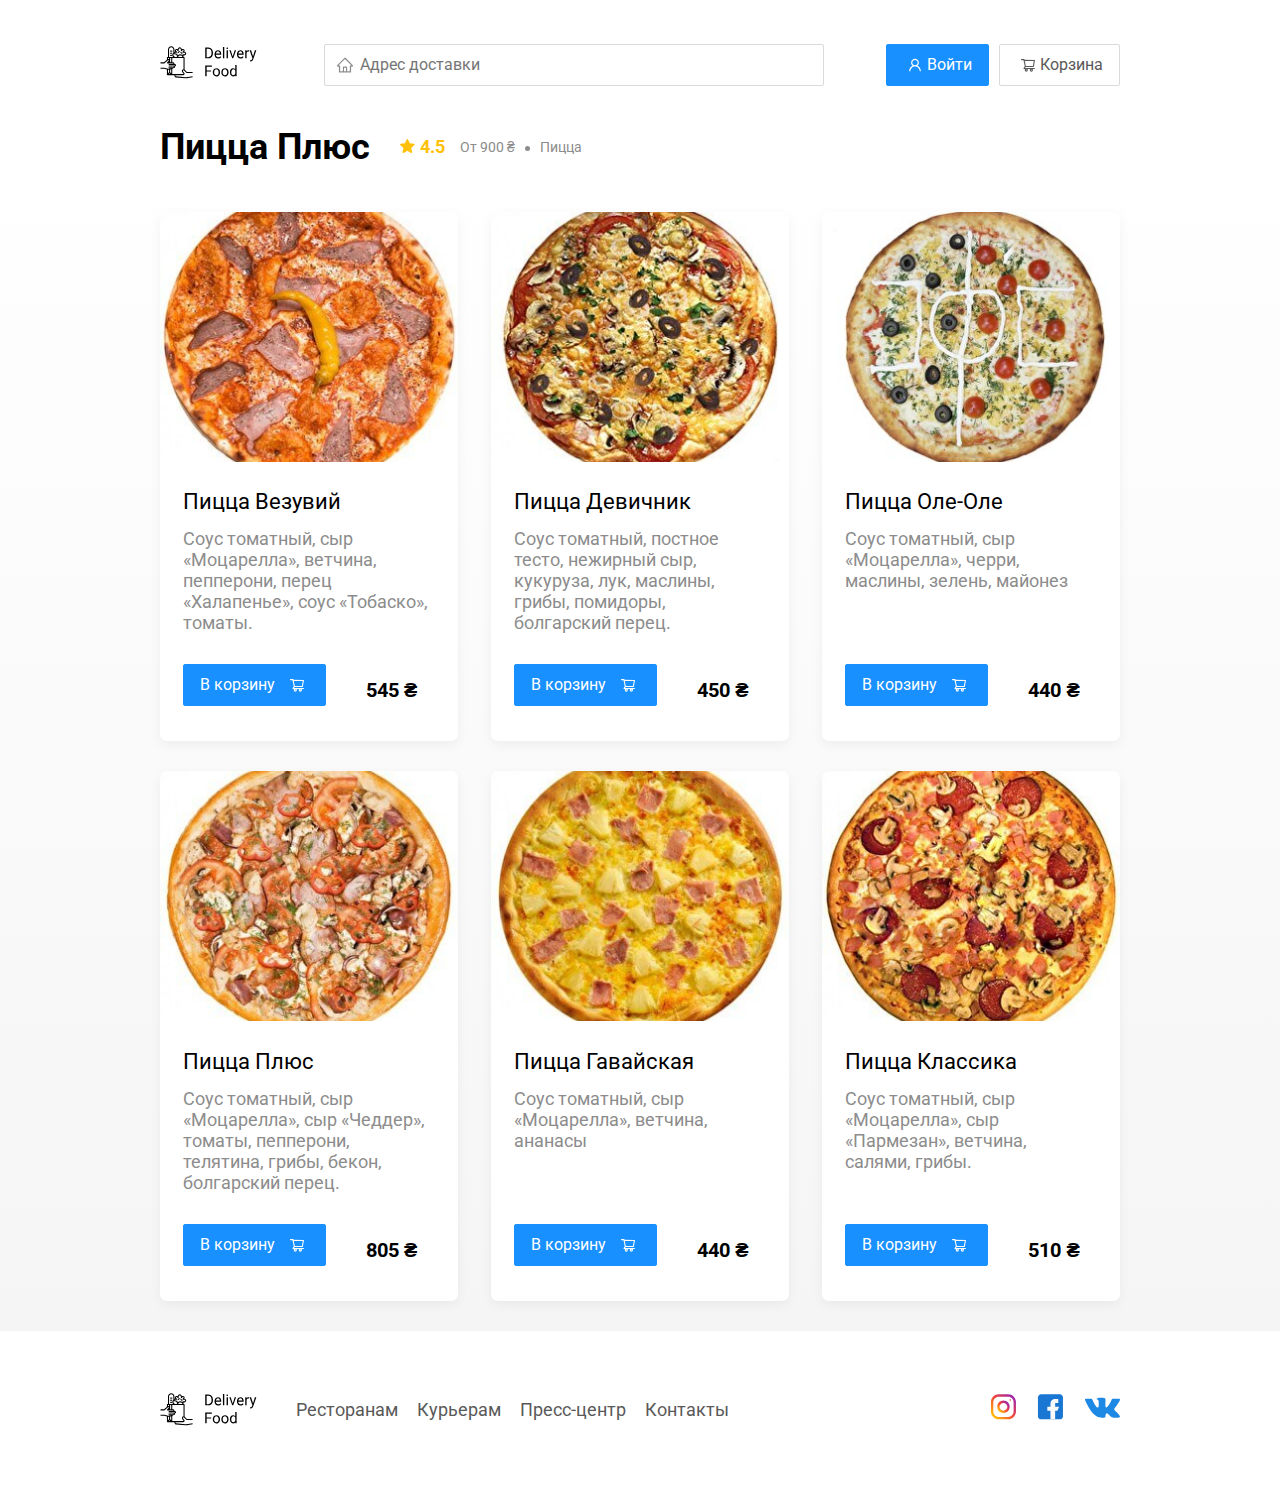
<file: restaurant.html>
<!DOCTYPE html>
<html lang="ru">
<head>
	<meta charset="UTF-8"/>
	<meta name="viewport" content="width=device-width, initial-scale=1.0"/>
	<title>PizzaBurger — доставка еды на дом</title>
	<link
			href="https://fonts.googleapis.com/css?family=Roboto:400,700&display=swap&subset=cyrillic"
			rel="stylesheet"
	/>
	<link rel="stylesheet" href="css/normalize.css"/>
	<link rel="stylesheet" href="css/style.css"/>
</head>
<body>
	<div class="container">
		<header class="header">
			<a href="index.html" class="logo">
				<img src="img/icon/logo.svg" alt="Logo"/>
			</a>
			<label class="address">
				<input type="text" class="input input-address" placeholder="Адрес доставки"/>
			</label>
			<div class="buttons">
				<button class="button button-primary button-auth">
					<span class="button-auth-svg"></span>
					<span class="button-text">Войти</span>
				</button>
				<button class="button" id="cart-button">
					<span class="button-cart-svg"></span>
					<span class="button-text">Корзина</span>
				</button>
			</div>
		</header>
	</div>
	<!-- /.container  -->

	<main class="main">
		<div class="container">
			<section class="menu">
				<div class="section-heading">
					<h2 class="section-title restaurant-title">Пицца Плюс</h2>
					<div class="card-info">
						<div class="rating">
							4.5
						</div>
						<div class="price">От 900 ₴</div>
						<div class="category">Пицца</div>
					</div>
					<!-- /.card-info -->
				</div>
				<div class="cards cards-menu">
					<div class="card">
						<img src="img/pizza-plus/pizza-vesuvius.jpg" alt="image" class="card-image"/>
						<div class="card-text">
							<div class="card-heading">
								<h3 class="card-title card-title-reg">Пицца Везувий</h3>
							</div>
							<!-- /.card-heading -->
							<div class="card-info">
								<div class="ingredients">Соус томатный, сыр «Моцарелла», ветчина, пепперони, перец
								                         «Халапенье», соус «Тобаско», томаты.
								</div>
							</div>
							<!-- /.card-info -->
							<div class="card-buttons">
								<button class="button button-primary button-add-cart">
									<span class="button-card-text">В корзину</span>
									<span class="button-cart-svg"></span>
								</button>
								<strong class="card-price-bold">545 ₴</strong>
							</div>
						</div>
						<!-- /.card-text -->
					</div>
					<!-- /.card -->

					<div class="card">
						<img src="img/pizza-plus/pizza-girls.jpg" alt="image" class="card-image"/>
						<div class="card-text">
							<div class="card-heading">
								<h3 class="card-title card-title-reg">Пицца Девичник</h3>
							</div>
							<!-- /.card-heading -->
							<div class="card-info">
								<div class="ingredients">Соус томатный, постное тесто, нежирный сыр, кукуруза, лук, маслины,
								                         грибы, помидоры, болгарский перец.
								</div>
							</div>
							<!-- /.card-info -->
							<div class="card-buttons">
								<button class="button button-primary button-add-cart">
									<span class="button-card-text">В корзину</span>
									<span class="button-cart-svg"></span>
								</button>
								<strong class="card-price-bold">450 ₴</strong>
							</div>
						</div>
						<!-- /.card-text -->
					</div>
					<!-- /.card -->

					<div class="card">
						<img src="img/pizza-plus/pizza-oleole.jpg" alt="image" class="card-image"/>
						<div class="card-text">
							<div class="card-heading">
								<h3 class="card-title card-title-reg">Пицца Оле-Оле</h3>
							</div>
							<!-- /.card-heading -->
							<div class="card-info">
								<div class="ingredients">Соус томатный, сыр «Моцарелла», черри, маслины, зелень, майонез
								</div>
							</div>
							<!-- /.card-info -->
							<div class="card-buttons">
								<button class="button button-primary button-add-cart">
									<span class="button-card-text">В корзину</span>
									<span class="button-cart-svg"></span>
								</button>
								<strong class="card-price-bold">440 ₴</strong>
							</div>
						</div>
						<!-- /.card-text -->
					</div>
					<!-- /.card -->

					<div class="card">
						<img src="img/pizza-plus/pizza-plus.jpg" alt="image" class="card-image"/>
						<div class="card-text">
							<div class="card-heading">
								<h3 class="card-title card-title-reg">Пицца Плюс</h3>
							</div>
							<!-- /.card-heading -->
							<div class="card-info">
								<div class="ingredients">Соус томатный, сыр «Моцарелла», сыр «Чеддер», томаты, пепперони,
								                         телятина, грибы, бекон, болгарский перец.
								</div>
							</div>
							<!-- /.card-info -->
							<div class="card-buttons">
								<button class="button button-primary button-add-cart">
									<span class="button-card-text">В корзину</span>
									<span class="button-cart-svg"></span>
								</button>
								<strong class="card-price-bold">805 ₴</strong>
							</div>
						</div>
						<!-- /.card-text -->
					</div>
					<!-- /.card -->

					<div class="card">
						<img src="img/pizza-plus/pizza-hawaiian.jpg" alt="image" class="card-image"/>
						<div class="card-text">
							<div class="card-heading">
								<h3 class="card-title card-title-reg">Пицца Гавайская</h3>
							</div>
							<!-- /.card-heading -->
							<div class="card-info">
								<div class="ingredients">Соус томатный, сыр «Моцарелла», ветчина, ананасы</div>
							</div>
							<!-- /.card-info -->
							<div class="card-buttons">
								<button class="button button-primary button-add-cart">
									<span class="button-card-text">В корзину</span>
									<span class="button-cart-svg"></span>
								</button>
								<strong class="card-price-bold">440 ₴</strong>
							</div>
						</div>
						<!-- /.card-text -->
					</div>
					<!-- /.card -->

					<div class="card">
						<img src="img/pizza-plus/pizza-classic.jpg" alt="image" class="card-image"/>
						<div class="card-text">
							<div class="card-heading">
								<h3 class="card-title card-title-reg">Пицца Классика</h3>
							</div>
							<!-- /.card-heading -->
							<div class="card-info">
								<div class="ingredients">Соус томатный, сыр «Моцарелла», сыр «Пармезан», ветчина, салями,
								                         грибы.
								</div>
							</div>
							<!-- /.card-info -->
							<div class="card-buttons">
								<button class="button button-primary button-add-cart">
									<span class="button-card-text">В корзину</span>
									<span class="button-cart-svg"></span>
								</button>
								<strong class="card-price-bold">510 ₴</strong>
							</div>
						</div>
						<!-- /.card-text -->
					</div>
					<!-- /.card -->
				</div>
				<!-- /.cards -->
			</section>
		</div>
		<!-- /.container -->
	</main>

	<footer class="footer">
		<div class="container">
			<div class="footer-block">
				<img src="img/icon/logo.svg" alt="logo" class="logo footer-logo"/>
				<nav class="footer-nav">
					<a href="#" class="footer-link">Ресторанам </a>
					<a href="#" class="footer-link">Курьерам</a>
					<a href="#" class="footer-link">Пресс-центр</a>
					<a href="#" class="footer-link">Контакты</a>
				</nav>
				<div class="social-links">
					<a href="#" class="social-link"><img src="img/social/instagram.svg" alt="instagram"/></a>
					<a href="#" class="social-link"><img src="img/social/fb.svg" alt="facebook"/></a>
					<a href="#" class="social-link"><img src="img/social/vk.svg" alt="vk"/></a>
				</div>
				<!-- /.social-links -->
			</div>
			<!-- /.footer-block -->
		</div>
	</footer>

	<div class="modal modal-cart">
		<div class="modal-dialog">
			<div class="modal-header">
				<h3 class="modal-title">Корзина</h3>
				<button class="close">&times;</button>
			</div>
			<!-- /.modal-header -->
			<div class="modal-body">
				<div class="food-row">
					<span class="food-name">Ролл угорь стандарт</span>
					<strong class="food-price">250 ₴</strong>
					<div class="food-counter">
						<button class="counter-button">-</button>
						<span class="counter">1</span>
						<button class="counter-button">+</button>
					</div>
				</div>
				<!-- /.foods-row -->
				<div class="food-row">
					<span class="food-name">Ролл угорь стандарт</span>
					<strong class="food-price">250 ₴</strong>
					<div class="food-counter">
						<button class="counter-button">-</button>
						<span class="counter">1</span>
						<button class="counter-button">+</button>
					</div>
				</div>
				<!-- /.foods-row -->
				<div class="food-row">
					<span class="food-name">Ролл угорь стандарт</span>
					<strong class="food-price">250 ₴</strong>
					<div class="food-counter">
						<button class="counter-button">-</button>
						<span class="counter">1</span>
						<button class="counter-button">+</button>
					</div>
				</div>
				<!-- /.foods-row -->
				<div class="food-row">
					<span class="food-name">Ролл угорь стандарт</span>
					<strong class="food-price">250 ₴</strong>
					<div class="food-counter">
						<button class="counter-button">-</button>
						<span class="counter">1</span>
						<button class="counter-button">+</button>
					</div>
				</div>
				<!-- /.foods-row -->
			</div>
			<!-- /.modal-body -->
			<div class="modal-footer">
				<span class="modal-pricetag">1250 ₴</span>
				<div class="footer-buttons">
					<button class="button button-primary">Оформить заказ</button>
					<button class="button clear-cart">Отмена</button>
				</div>
			</div>
			<!-- /.modal-footer -->
		</div>
		<!-- /.modal-dialog -->
	</div>


	<script src="js/main.js"></script>
</body>
</html>
</file>
<file: css/style.css>
* {
    box-sizing: border-box;
}

body {
    font-family: "Roboto", sans-serif;
    padding-top: 44px;
}

a,
button {
    cursor: pointer;
    color: inherit;
}

.hide {
    display: none;
}

.container {
    max-width: 1200px;
    margin: auto;
}

.header {
    display: flex;
    align-items: center;
    justify-content: space-between;
    margin-bottom: 40px;
}

.input {
    background-color: #ffffff;
    border: 1px solid #d9d9d9;
    border-radius: 2px;
    font-size: 16px;
    line-height: 24px;
    padding: 8px 8px 8px 35px;
    background-repeat: no-repeat;
    background-position: left 11px center;
}

.address {
    flex: 0.8;
}

.input-address {
    width: 100%;
    background-image: url(../img/icon/home.svg);
}

.search {
    margin-left: auto;
}

.input-search {
    width: 300px;
    background-image: url(../img/icon/search.svg);

}

.buttons {
    display: flex;
    align-items: center;
}

.button {
    display: flex;
    align-items: center;
    padding: 8px 16px;
    background: #ffffff;
    border: 1px solid #d9d9d9;
    box-sizing: border-box;
    box-shadow: 0 0 2px rgba(0, 0, 0, 0.0015);
    border-radius: 2px;
    color: #595959;
    font-size: 16px;
    line-height: 24px;
}

.button:hover {
    background: #1890ff;
    border: 1px solid #1890ff;
    color: #fff;
}


.button-primary {
    background: #1890ff;
    border: 1px solid #1890ff;
    color: #fff;
    margin-right: 10px;
}

.button-primary:hover {
    background: #ffffff;
    border: 1px solid #d9d9d9;
    color: #595959;
}

.button-icon {
    margin-right: 6px;
}

.button-card-text {
    margin-right: 10px;
}

.button-auth {
    background-position: 20px 13px;
}

.button-primary .button-auth-svg {
    width: 24px;
    height: 24px;
    background-color: #fff;
    -webkit-mask: url("../img/icon/user.svg") no-repeat 50% 50%;
    mask: url("../img/icon/user.svg") no-repeat 50% 50%;
    background-repeat: no-repeat;
}

.button-primary:hover .button-auth-svg {
    background-color: #595959;
}

.button .button-cart-svg {
    width: 24px;
    height: 24px;
    background-color: #595959;
    -webkit-mask: url("../img/icon/shopping-cart.svg") no-repeat 50% 50%;
    mask: url("../img/icon/shopping-cart.svg") no-repeat 50% 50%;
    background-repeat: no-repeat;
}

.button-primary .button-cart-svg {
    background-color: #fff;
}

.button:hover .button-cart-svg {
    background-color: #fff;
}

.button-primary:hover .button-cart-svg {
    background-color: #595959;
}

.button-cart {
    display: none;
    margin: 0 5px;
}

.button-out {
    display: none;
    margin: 0 5px;
}

.user-name {
    display: none;
    margin-right: 20px;
    font-weight: bold;
    font-size: 18px;
}

.promo-slider {

    width: 600px;
    height: 300px;

}

.promo {
    box-shadow: 0 7px 12px rgba(158, 158, 163, 0.1);
    border-radius: 10px;
    padding: 68px 70px;
    margin-bottom: 56px;
}

.pizza {
    background: #fff1b8 url(../img/promo/pizza.png) no-repeat top -100px right -250px / 830px
}

.kebab {
    background: #D6E4FF url(../img/promo/kebab.png) no-repeat top 45px right 40px / 450px;
}

.vegetables {
    background: #FFF566 url(../img/promo/vegetables.png) no-repeat top 0 right 0 / 825px
}

.sushi {
    background: #FFF1F0 url(../img/promo/sushi.png) no-repeat top 10px right 15px / 500px
}

.promo-title {
    font-style: normal;
    font-weight: bold;
    font-size: 39px;
    line-height: 46px;
    color: #302c34;
}

.promo-text {
    font-style: normal;
    font-weight: normal;
    font-size: 24px;
    line-height: 28px;
    color: #302c34;
    max-width: 538px;
}

.main {
    background: linear-gradient(180deg, rgba(245, 245, 245, 0) 1.04%, #f5f5f5 100%);
}

.section-heading {
    display: flex;
    align-items: center;
    margin-bottom: 44px;
}

.section-title {
    font-style: normal;
    font-weight: bold;
    font-size: 36px;
    line-height: 42px;
    margin: 0 30px 0 0;
    color: #000000;
}

.cards {
    display: flex;
    align-items: flex-start;
    justify-content: space-between;
    flex-wrap: wrap;
}

.card {
    background: #ffffff;
    box-shadow: 0 4px 12px rgba(0, 0, 0, 0.05);
    border-radius: 7px;
    overflow: hidden;
    margin-bottom: 30px;
    flex-basis: 31%;
    text-decoration: none;

}

.card-restaurant {
    cursor: pointer
}

.card-image {
    width: 100%;
    height: 250px;
    object-fit: cover;
}


.card-text {
    padding: 20px 23px 35px;
    min-height: 275px;
    display: flex;
    flex-direction: column;
}



.restaurants .card-text {
    min-height: auto;
}

.card-heading {
    display: flex;
    align-items: center;
    justify-content: space-between;
    margin-bottom: 10px;
}

.card-title {
    margin: 0;
    font-style: normal;
    font-weight: bold;
    font-size: 22px;
    line-height: 32px;
}

.card-title-reg {
    font-weight: 400;
}

.card-tag {
    font-style: normal;
    font-weight: normal;
    font-size: 12px;
    line-height: 20px;
    color: #ffffff;
    background: #262626;
    border-radius: 2px;
    padding: 1px 8px;
}

.card-info {
    display: flex;
    align-items: center;
    flex-wrap: wrap;
}

.card-buttons {
    display: flex;
    margin-top: 24px;
    flex-grow: 1;
    align-items: flex-end;
}

.card-price-bold {
    font-weight: bold;
    font-size: 20px;
    line-height: 32px;
    margin-left: 30px;
}

.rating {
    background-image: url("../img/icon/rating.svg");
    background-repeat: no-repeat;
    background-position: 0 7px;
    padding-left: 20px;
    margin-right: 26px;
    color: #ffc107;
    font-weight: bold;
    font-size: 18px;
    line-height: 32px;
}

.price,
.category {
    color: #8c8c8c;
    font-size: 18px;
    line-height: 32px;
}

.price {
    margin-right: 10px;
}

.ingredients {
    color: #8c8c8c;
    font-size: 18px;
    line-height: 21px;
}

.category {
    text-overflow: ellipsis;
    overflow: hidden;
    white-space: nowrap;
    max-width: 150px;
}

.price:after {
    content: "";
    width: 5px;
    height: 5px;
    background-color: #8c8c8c;
    display: inline-block;
    vertical-align: middle;
    border-radius: 50%;
    margin-left: 10px;
}

.footer {
    padding: 60px 0;
}

.footer-block {
    display: flex;
    align-items: center;
    justify-content: space-between;
}

.footer-nav {
    margin-left: 35px;
    margin-right: auto;
}

.footer-link {
    display: inline-block;
    color: #595959;
    font-style: normal;
    font-weight: normal;
    font-size: 18px;
    line-height: 21px;
    text-decoration: none;
}

.footer-link:not(:last-child) {
    margin-right: 15px;
}

.social-links {
    display: flex;
    align-items: center;
}

.social-link:not(:last-child) {
    margin-right: 21px;
}

.modal {
    position: fixed;
    left: 0;
    top: 0;
    width: 100%;
    height: 100%;
    background: rgba(0, 0, 0, 0.4);
    display: none;
    z-index: 999;
}

.modal-auth {
    position: fixed;
    left: 0;
    top: 0;
    width: 100%;
    height: 100%;
    background: rgba(0, 0, 0, 0.4);
    display: none;
    z-index: 999;
}

.is-open {
    display: flex;
}

.modal-dialog {
    max-width: 780px;
    width: 95%;
    background: #ffffff;
    border-radius: 5px;
    margin: auto;
    padding: 40px 45px;
}

.modal-dialog-auth {
    width: auto;
    position: relative;
}

.label-auth {
    display: block;
    margin: 30px;
}

.label-auth .error {
    color: red;
    display: block;
    text-align: right;
    margin-top: 5px;
    display: none;
}

.border-error {
    border: 1px solid red;
    outline: none;
}

.label-auth span {
    width: 80px;
    display: inline-block;
}

.modal-header {
    display: flex;
    align-items: center;
    justify-content: space-between;
    margin-bottom: 45px;
}

.modal-title {
    margin: 0;
    font-weight: bold;
    font-size: 36px;
    line-height: 42px;
}

.close {
    font-size: 36px;
    border: none;
    background-color: transparent;
}

.close-auth {
    font-size: 36px;
    border: none;
    background-color: transparent;
    position: absolute;
    top: 10px;
    right: 20px;
}

.modal-body {
    margin-bottom: 22px;
}

.food-row {
    display: flex;
    align-items: flex-start;
    justify-content: space-between;
    padding-bottom: 8px;
    border-bottom: 1px solid #d9d9d9;
    margin-bottom: 15px;
}

.food-name {
    font-weight: normal;
    font-size: 18px;
    line-height: 32px;
}

.food-price {
    margin-left: auto;
    margin-right: 47px;
    font-weight: bold;
    font-size: 20px;
    line-height: 32px;
}

.food-counter {
    display: flex;
    align-items: center;
}

.counter-button {
    display: flex;
    align-items: center;
    justify-content: center;
    width: 39px;
    height: 32px;
    background: #ffffff;
    border: 1px solid #40a9ff;
    box-sizing: border-box;
    border-radius: 2px;
    font-weight: normal;
    font-size: 14px;
    line-height: 22px;
    color: #40a9ff;
}

.counter-button:hover {
    background: #40a9ff;
    border: 1px solid #ffffff;
    color: #ffffff;
}

.counter {
    font-size: 16px;
    line-height: 24px;
    margin-left: 10px;
    margin-right: 10px;
}

.modal-footer {
    display: flex;
    align-items: center;
    justify-content: space-between;
}

.modal-auth .modal-footer {
    justify-content: flex-end;
}

.footer-buttons {
    display: flex;
    align-items: center;
}

.modal-pricetag {
    background: #262626;
    border-radius: 5px;
    color: #ffffff;
    padding: 15px 20px;
    font-size: 20px;
    line-height: 23px;
}

@media (max-width: 1366px) {
    .container {
        max-width: 960px;
    }

    .pizza {
        background-position: center right -300px;
        background-size: 750px;
    }


    .kebab {
        background-position: top -5px right -93px;
        background-size: 530px;
    }

    .vegetables {
        background-position: top 0 right -93px;
        background-size: 820px;
    }

    .sushi {
        background-position: center right -90px;
    }

    .rating {
        margin-right: 15px;
    }

    .category,
    .price {
        font-size: 14px;
    }
}

@media (max-width: 992px) {
    .container {
        max-width: 750px;
    }



    .pizza {
        padding: 50px;
        background-size: 500px;
        background-position: center right -200px;
    }


    .kebab {
        background-position: top 55px right -100px;
        background-size: 385px;
    }

    .vegetables {
        background-position: top 0 right -280px;
        background-size: 810px;
    }

    .sushi {
        background-position: top 30px right -175px;
    }



    .promo-text {
        font-size: 18px;
        max-width: 400px;
    }

    .card {
        flex-basis: 49%;
    }

    .footer-link {
        font-size: 16px;
    }
}

@media (max-width: 768px) {
    .container {
        max-width: 560px;
    }

    .card-info {
        flex-wrap: wrap;
    }

    .card .rating {
        flex-basis: 100%;
    }

    .card-title {
        font-size: 18px;
    }

    .card-text {
        min-height: 290px;
    }

    .card-price-bold {
        margin-left: 20px;
    }


    .pizza {
        background-size: 400px;
        background-position: bottom 50px right -200px;
    }


    .kebab {
        background-position: top -5px right -74px;
        background-size: 300px;
    }

    .vegetables {
        background-position: top 0 right -240px;
        background-size: 702px;
    }

    .sushi {
        background-position: top -24px right -75px;
        background-size: 302px;
    }

    .promo-title {
        font-size: 24px;
        line-height: 1.4;
    }

    .promo-text {
        margin-top: 0;
    }
}

@media (max-width: 578px) {
    .container {
        width: 90%;
    }

    .address {
        min-width: 100%;
        order: 1;
    }

    .header {
        flex-wrap: wrap;
    }

    .input-address {
        margin-top: 15px;
        order: 5;
        flex: 1;
    }

    .promo {
        background-image: none;
    }

    .promo-title {
        margin-bottom: 10px;
    }

    .section-title {
        font-size: 20px;
    }

    .card {
        flex-basis: 100%;
    }

    .card-text {
        min-height: auto;
    }

    .card-image {
        width: 100%;
    }

    .footer {
        padding: 30px 0;
    }

    .footer-block {
        align-items: flex-start;
    }

    .footer-nav {
        margin-left: 0;
        margin-right: 0;
        order: 0;
        display: flex;
        flex-direction: column;
    }

    .footer-logo {
        margin-right: 15px;
        order: 1;
    }

    .social-links {
        order: 2;
    }
}

@media (max-width: 480px) {
    .button-text {
        display: none;
    }

    .button-icon {
        margin: 0;
    }

    .user-name {
        margin: 10px;

    }

    .buttons {
        flex-wrap: wrap;
        margin-left: auto;
    }

    .button {
        min-height: 40px;
        padding: 5px 12px;

    }

    .button-out-svg {
        width: 24px;
        height: 24px;
        background-color: #fff;
        -webkit-mask: url(../img/icon/logout.svg) no-repeat 50% 50%;
        mask: url(../img/icon/logout.svg) no-repeat 50% 50%;
        background-repeat: no-repeat;
        -webkit-mask-size: 20px;
        mask-size: 20px;
    }

    .promo {
        padding: 20px;
    }

    .section-heading {
        flex-wrap: wrap;
    }

    .footer-block {
        flex-wrap: wrap;
        flex-direction: column;
        align-items: center;
    }

    .footer-logo {
        order: 0;
        margin-bottom: 20px;
    }

    .footer-nav {
        margin-bottom: 20px;
        text-align: center;
    }

    .footer-link:not(:last-child) {
        margin-right: 0;
    }
}
</file>
